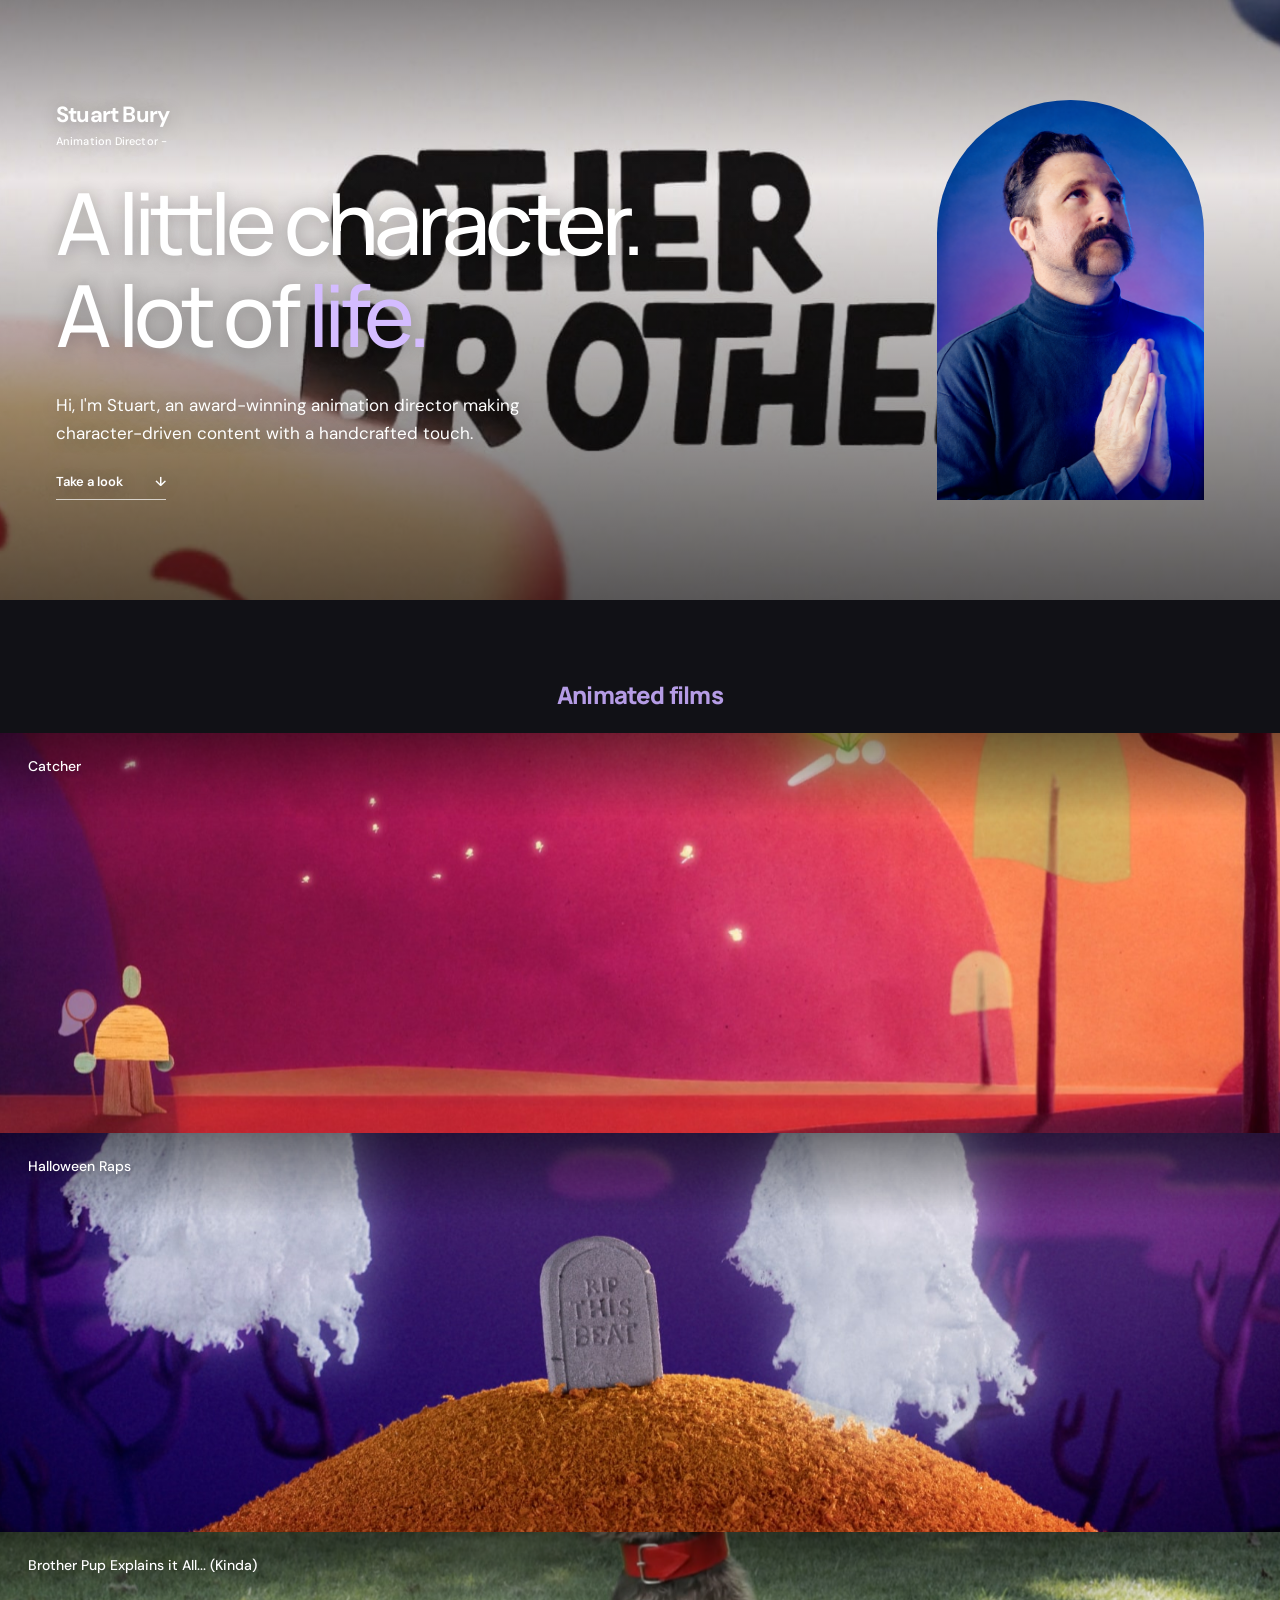
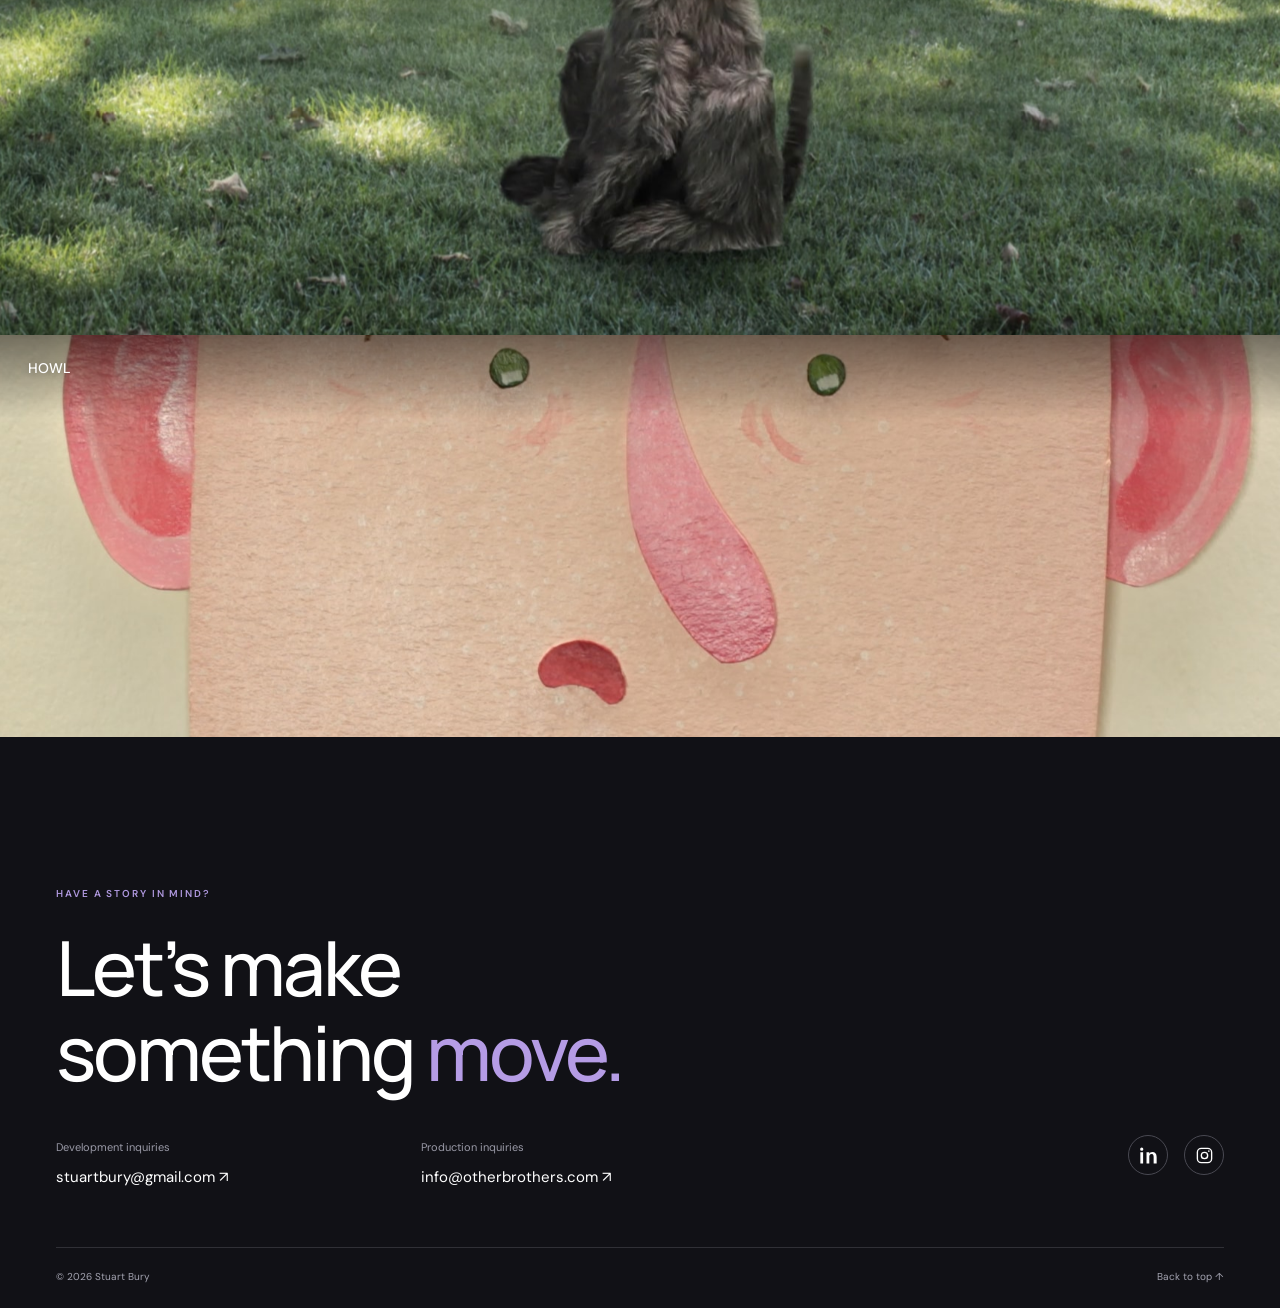
<file: index.html>
<!doctype html>
<html lang="en">
<head>
  <meta charset="UTF-8">
  <meta name="viewport" content="width=device-width, initial-scale=1">
  <meta name="description" content="Stuart Bury is an award-winning animation director specializing in stop-motion, 2D animation, and puppetry.">
  <meta name="theme-color" content="#1749aa">
  <title>Stuart Bury — Animation Director</title>
  <link rel="stylesheet" href="style.css?v=c0141fd31933">
</head>
<body>
  <a class="skip" href="#main">Skip to content</a>
  <main id="main">
    <section id="reel" class="reel-section wrap" aria-labelledby="reel-title">
      <h2 id="reel-title" class="visually-hidden">Reel</h2>
      <div class="still reel"><span class="thumbnail-window" style="--x:0;--y:235;--w:568;--h:259"><span class="image-region video-still" style="--x:0;--y:235;--w:568;--h:259"><img src="assets/reel-thumbnail.jpg" alt="Other Brother animation reel title card" width="1920" height="1080" decoding="async"></span></span></div>
    </section>
    <section id="about" class="intro wrap">
<figure class="portrait"><img src="assets/stuart-bury-new.png" alt="Stuart Bury in blue and purple light, looking upward with hands together" width="2336" height="3504"></figure>
<div class="intro-copy"><a class="wordmark" href="#" aria-label="Stuart Bury home">Stuart Bury<span class="director-title">Animation Director - <span class="specialty-window" aria-hidden="true"><span class="specialty-track"><span>STOP-MOTION</span><span>HANDDRAWN</span><span>PUPPETRY</span></span></span><span class="visually-hidden">Stop-motion, handdrawn, puppetry</span></span></a><h1>A little character.<br>A lot of <em>life.</em></h1><p class="bio">Hi, I'm Stuart, an award-winning animation director making character-driven content with a handcrafted touch.</p><a class="text-link" href="#work">Take a look <span aria-hidden="true">↓</span></a></div>
    </section>
    <section id="work" class="work wrap" aria-labelledby="work-title">
      <div class="section-heading"><h2 id="work-title">Animated films</h2></div>
      <div class="film-grid">
        <button class="still film" data-frame="one" data-title="Animated film 01" aria-label="View animated film 01 still"><span class="thumbnail-window" style="--x:22;--y:546;--w:262;--h:164"><span class="image-region video-still" style="--x:22;--y:546;--w:262;--h:164"><img src="assets/one-thumbnail.jpg" alt="A glowing creature in a richly colored handmade landscape" width="1920" height="1080" decoding="async" loading="lazy"></span></span><span class="film-caption">Catcher</span></button>
        <button class="still film" data-frame="two" data-title="Animated film 02" aria-label="View animated film 02 still"><span class="thumbnail-window" style="--x:289;--y:546;--w:263;--h:164"><span class="image-region video-still" style="--x:289;--y:546;--w:263;--h:164"><img src="assets/two-thumbnail.jpg" alt="A friendly ghost beneath a crescent moon in a purple night sky" width="1920" height="1080" decoding="async" loading="lazy"></span></span><span class="film-caption">Halloween Raps</span></button>
        <button class="still film" data-frame="three" data-title="Animated film 03" aria-label="View animated film 03 still"><span class="thumbnail-window" style="--x:22;--y:715;--w:262;--h:165"><span class="image-region video-still" style="--x:22;--y:715;--w:262;--h:165"><img src="assets/three-thumbnail.jpg" alt="A shaggy handmade dog puppet in a sunlit park" width="1920" height="1080" decoding="async" loading="lazy"></span></span><span class="film-caption">Brother Pup Explains it All... (Kinda)</span></button>
        <button class="still film" data-frame="four" data-title="Animated film 04" aria-label="View animated film 04 still"><span class="thumbnail-window" style="--x:289;--y:715;--w:263;--h:165"><span class="image-region video-still" style="--x:289;--y:715;--w:263;--h:165"><img src="assets/four-thumbnail.jpg" alt="A close-up of an expressive paper character with rosy cheeks" width="1920" height="1080" decoding="async" loading="lazy"></span></span><span class="film-caption">HOWL</span></button>
      </div>
    </section>
  </main>
  <footer id="contact"><div class="wrap"><p class="eyebrow">Have a story in mind?</p><h2>Let’s make<br>something <em>move.</em></h2><div class="contact-grid"><div><span>Development inquiries</span><a href="mailto:stuartbury@gmail.com">stuartbury@gmail.com ↗</a></div><div><span>Production inquiries</span><a href="mailto:info@otherbrothers.com">info@otherbrothers.com ↗</a></div></div><nav class="social-links" aria-label="Social profiles"><a href="https://www.linkedin.com/in/stuartbury" target="_blank" rel="noopener noreferrer" aria-label="Stuart Bury on LinkedIn"><svg viewBox="0 0 24 24" fill="currentColor" aria-hidden="true"><path d="M5.2 7.8H1.7V22h3.5V7.8ZM3.45 2a2.05 2.05 0 1 0 0 4.1 2.05 2.05 0 0 0 0-4.1ZM22.3 13.8c0-4.3-2.3-6.3-5.3-6.3-2.4 0-3.4 1.3-4 2.2V7.8H9.5V22H13v-7.9c0-2.1.4-4.1 3-4.1 2.5 0 2.5 2.4 2.5 4.2V22h3.8v-8.2Z"/></svg></a><a href="https://www.instagram.com/stuartbury" target="_blank" rel="noopener noreferrer" aria-label="Stuart Bury on Instagram"><svg viewBox="0 0 24 24" fill="none" stroke="currentColor" stroke-width="1.7" aria-hidden="true"><rect x="3" y="3" width="18" height="18" rx="5"/><circle cx="12" cy="12" r="4"/><circle cx="17.5" cy="6.5" r="1" fill="currentColor" stroke="none"/></svg></a></nav><div class="footer-bottom"><span>© 2026 Stuart Bury</span><a href="#">Back to top ↑</a></div></div></footer>
  <dialog aria-labelledby="dialog-title"><div class="dialog-header"><h2 id="dialog-title">Film preview</h2><button class="close" aria-label="Close preview">Close ×</button></div><div id="dialog-image"></div><p>Watch on Vimeo</p></dialog>
  <script src="script.js?v=e6087efd0cca"></script>
</body>
</html>
</file>
<file: style.css>
@import url('https://fonts.googleapis.com/css2?family=DM+Sans:wght@400;450;500;600;700&family=Manrope:wght@400;500;600;700;800&display=swap');
:root{--blue:#1749aa;--purple:#8d70c5;--ink:#131317;--muted:#6d6d77;--white:#fff;--line:#e7e7ed}*{box-sizing:border-box}html{scroll-behavior:smooth;scroll-padding-top:30px}body{margin:0;background:var(--white);color:var(--ink);font-family:'DM Sans',Arial,sans-serif;-webkit-font-smoothing:antialiased}a{color:inherit;text-decoration:none}button{font:inherit;color:inherit}button,a{-webkit-tap-highlight-color:transparent}a:focus-visible,button:focus-visible{outline:3px solid var(--purple);outline-offset:6px}.wrap{width:min(1200px,calc(100% - 112px));margin-inline:auto}.header{display:flex;align-items:center;justify-content:space-between;padding-block:35px}.wordmark{font-size:22px;font-weight:700;letter-spacing:-.8px}.wordmark span{display:block;font-size:11px;font-weight:500;letter-spacing:.1px;margin-top:4px;color:var(--blue)}nav{display:flex;gap:32px;font-size:13px;font-weight:500}nav a:hover,.text-link:hover{color:var(--purple)}.intro{display:grid;grid-template-columns:1fr 307px;align-items:center;gap:80px;padding-block:70px 95px}.eyebrow{text-transform:uppercase;font-size:10px;letter-spacing:1.9px;font-weight:600;color:var(--blue);margin:0 0 25px}h1,h2,p,figure{margin:0}h1,h2{font-family:'Manrope',Arial,sans-serif;font-weight:500}h1{font-size:clamp(55px,6.7vw,90px);line-height:1.07;letter-spacing:-5px}em{font-style:normal;color:var(--purple)}.bio{font-size:17px;line-height:1.65;max-width:490px;margin-top:30px}.text-link{display:inline-flex;gap:32px;align-items:center;font-size:13px;font-weight:600;margin-top:26px;border-bottom:1px solid var(--blue);padding-bottom:9px;color:var(--blue)}.portrait img{display:block;width:100%;height:auto}.portrait figcaption{font-size:10px;color:var(--muted);margin-top:15px;letter-spacing:.2px}.section-heading{display:flex;align-items:center;justify-content:space-between;margin-bottom:22px;gap:20px}.section-heading h2{font-size:24px;letter-spacing:-.8px}.section-heading>span{font-size:10px;letter-spacing:1px;text-transform:uppercase;color:var(--muted)}.still{border:0;padding:0;display:block;background:transparent;cursor:pointer;width:100%;text-align:left}.image-region{display:block;position:relative;overflow:hidden;aspect-ratio:var(--w)/var(--h);isolation:isolate;background:#edf0f7}.image-region img{position:absolute;max-width:none;width:calc(568 / var(--w) * 100%);height:auto;left:calc(var(--x) / var(--w) * -100%);top:calc(var(--y) / var(--h) * -100%);transition:filter .3s}.still:hover .image-region img{filter:brightness(1.07)}.reel{position:relative}.image-label{position:absolute;bottom:22px;left:24px;right:24px;display:flex;justify-content:space-between;color:white;font-size:12px;text-shadow:0 1px 8px #000}.work{padding-block:78px 85px}.dot{color:var(--purple)}.film-grid{display:grid;grid-template-columns:1fr 1fr;gap:32px 22px}.film-caption{display:flex;justify-content:space-between;margin-top:13px;font-size:12px}.film-caption>span:last-child{color:var(--muted)}.work-note{max-width:490px;font-size:14px;line-height:1.7;color:var(--muted);margin-top:45px}footer{background:#111116;color:#fff;padding-block:65px 25px}footer .eyebrow{color:#af98de}footer h2{font-size:clamp(46px,6vw,76px);line-height:1.12;letter-spacing:-3px}footer em{color:#b59cE5}.contact-grid{display:grid;grid-template-columns:1fr 1fr;gap:30px;max-width:700px;margin-top:45px}.contact-grid span{display:block;color:#9a9aa7;font-size:11px;margin-bottom:12px}.contact-grid a{font-size:15px}.contact-grid a:hover{color:#b59ce5}.footer-bottom{display:flex;justify-content:space-between;border-top:1px solid #303036;margin-top:60px;padding-top:22px;font-size:10px;color:#a4a4b1}.skip{position:fixed;top:-100px;padding:12px;background:white;z-index:10}.skip:focus{top:0}dialog{border:0;padding:24px;width:min(900px,92vw);max-height:90vh;overflow:auto}dialog::backdrop{background:#111116cc;backdrop-filter:blur(5px)}.dialog-header{display:flex;justify-content:space-between;align-items:center;gap:20px;margin-bottom:20px}.dialog-header h2{font-size:20px}.close{border:0;background:transparent;cursor:pointer;padding:8px;font-size:13px}dialog p{font-size:12px;color:var(--muted);margin-top:18px}
@media(min-width:1500px){.intro{gap:120px}}@media(max-width:800px){.wrap{width:calc(100% - 48px)}.header{padding-block:25px}nav{gap:20px}.intro{grid-template-columns:1fr 220px;gap:35px;padding-block:55px 65px}h1{font-size:55px;letter-spacing:-3px}.bio{font-size:15px}.work{padding-block:55px}.contact-grid{gap:25px}.contact-grid a{font-size:13px}}@media(max-width:600px){.wrap{width:calc(100% - 36px)}.wordmark{font-size:19px}nav{gap:15px;font-size:12px}.intro{grid-template-columns:1fr;gap:38px;padding-top:43px}.intro-copy{order:1}.portrait{order:0;width:160px}.portrait figcaption{display:none}h1{font-size:56px;letter-spacing:-3.5px}.eyebrow{font-size:9px;margin-bottom:20px}.bio{margin-top:23px;max-width:360px}.section-heading{align-items:baseline;margin-bottom:16px}.section-heading h2{font-size:20px}.section-heading>span{font-size:8px;letter-spacing:.4px}.film-grid{grid-template-columns:1fr;gap:26px}.image-label{bottom:12px;left:14px;right:14px;font-size:10px}.work-note{font-size:13px;margin-top:30px}footer{padding-top:45px}footer h2{font-size:49px;letter-spacing:-2.5px}.contact-grid{grid-template-columns:1fr;gap:28px;margin-top:35px}.contact-grid a{font-size:15px}.footer-bottom{margin-top:42px}}@media(prefers-reduced-motion:reduce){html{scroll-behavior:auto}*{transition:none!important}}
#dialog-image iframe{display:block;width:100%;aspect-ratio:16/9;border:0;background:#111}dialog p a{color:var(--blue)}

/* Full-width, vertically stacked video thumbnails. */
.reel-section.wrap,.work.wrap{width:100%;max-width:none}
.reel-section>.section-heading,.work>.section-heading{width:min(1200px,calc(100% - 112px));margin-inline:auto}
.film-grid{grid-template-columns:minmax(0,1fr);gap:0}
.film{position:relative}
.film-caption{position:absolute;inset:auto 0 0;margin:0;padding:42px 28px 24px;color:white;background:linear-gradient(transparent,rgba(0,0,0,.45));pointer-events:none}
.film-caption>span:last-child{color:white}
.work-note{width:min(490px,calc(100% - 112px));margin-left:max(56px,calc((100% - 1200px)/2))}
@media(max-width:800px){.reel-section>.section-heading,.work>.section-heading{width:calc(100% - 48px)}.work-note{width:min(490px,calc(100% - 48px));margin-left:24px}}
@media(max-width:600px){.reel-section>.section-heading,.work>.section-heading{width:calc(100% - 36px)}.work-note{width:calc(100% - 36px);margin-left:18px}.film-caption{padding:32px 18px 16px}}

/* Half-height windows reveal a moving slice of each original thumbnail. */
.thumbnail-window{display:block;overflow:hidden;position:relative;aspect-ratio:calc(var(--w) / var(--h) * 2);isolation:isolate}
.thumbnail-window .image-region{width:100%;transform:translateY(calc(-25% + var(--parallax-shift,0px)));will-change:transform}
@media(prefers-reduced-motion:reduce){.thumbnail-window .image-region{transform:translateY(-25%);will-change:auto}}

/* Hover players sit inside the same cropped, full-bleed thumbnail windows. */
.hover-preview{position:absolute;inset:0;z-index:1;overflow:hidden;opacity:0;pointer-events:none;transition:opacity .25s ease;background:#111}
.hover-preview.is-playing{opacity:1}
.hover-preview iframe{position:absolute;left:0;top:-50%;width:100%;height:200%;border:0;pointer-events:none}
.film-caption{z-index:2}
@media(prefers-reduced-motion:reduce){.hover-preview{display:none}}

/* Keep the hover crossfade short so a buffered frame appears promptly. */
.hover-preview{transition:opacity .08s linear}

/* The reel starts at the top edge, beneath the transparent site header. */
.header{position:absolute;top:0;left:50%;transform:translateX(-50%);z-index:5;margin:0;color:#fff;text-shadow:0 1px 10px rgba(0,0,0,.45)}
.header .wordmark span{color:#fff}
.header nav a:hover{color:#d4c2f5}
.reel-section{position:relative;margin-top:0;scroll-margin-top:0}
.reel::after{content:"";position:absolute;inset:0 0 auto;height:min(150px,100%);background:linear-gradient(rgba(0,0,0,.62),transparent);pointer-events:none;z-index:1}
.reel .image-label{z-index:2}
.visually-hidden{position:absolute;width:1px;height:1px;padding:0;margin:-1px;overflow:hidden;clip-path:inset(50%);white-space:nowrap;border:0}
@media(max-width:600px){.header{padding-block:14px}.header .wordmark span{font-size:10px}.header nav{gap:12px}}

/* Silent, looping header reel; keep the still visible until playback begins. */
.reel-background{position:absolute;inset:0;overflow:hidden;opacity:0;pointer-events:none;transition:opacity .2s ease}
.reel-background.is-playing{opacity:1}
.reel-background iframe{position:absolute;top:50%;left:50%;width:100%;height:100%;min-height:56.25vw;transform:translate(-50%,-50%);border:0;pointer-events:none}

/* A full-screen reel sits behind both the navigation and introduction. */
#main{display:grid;grid-template-columns:minmax(0,1fr)}
#reel,#about{grid-area:1 / 1}
#work{grid-area:2 / 1}
#reel{height:100svh;min-height:640px;align-self:start}
.reel{height:100%}
.reel .thumbnail-window{height:100%;aspect-ratio:auto}
.reel .thumbnail-window>.image-region{position:absolute;width:max(100%,calc(100svh * 568 / 259));left:50%;top:50%;transform:translate(-50%,-50%);will-change:auto}
.reel-background iframe{width:100%;min-width:177.78svh;height:100%;min-height:56.25vw}
.reel::after{inset:0;height:100%;background:linear-gradient(180deg,rgba(0,0,0,.48),rgba(0,0,0,.08) 30%,rgba(0,0,0,.65) 100%)}
#about{position:relative;z-index:2;align-self:end;align-items:end;padding-block:130px 64px;color:white;pointer-events:none}
#about a{pointer-events:auto}
#about .eyebrow,#about .text-link,#about .portrait figcaption{color:white}
#about em{color:#d4bcff}
#about .text-link{border-color:rgba(255,255,255,.7)}
#about .intro-copy{text-shadow:0 2px 18px rgba(0,0,0,.3)}
#about .portrait figcaption{opacity:.8}
.reel .image-label{top:110px;bottom:auto;left:auto;right:max(56px,calc((100% - 1200px)/2));gap:32px;padding:12px 18px;border:1px solid rgba(255,255,255,.6);border-radius:30px;background:rgba(0,0,0,.18)}
@media(max-width:800px){#about{padding-bottom:40px}.reel .image-label{right:24px;top:95px}}
@media(max-width:600px){#reel{min-height:720px}#about{gap:22px;padding-block:145px 34px}#about .portrait{width:120px}#about h1{font-size:48px;letter-spacing:-2.8px}#about .bio{font-size:14px;line-height:1.6;margin-top:18px}#about .eyebrow{margin-bottom:15px}#about .text-link{margin-top:18px}.reel .image-label{right:18px;top:85px}.reel .thumbnail-window>.image-region{width:max(100%,calc(max(100svh,720px) * 568 / 259))}.reel-background iframe{min-width:max(177.78svh,1280px)}}

/* Let the introduction determine the hero height instead of adding empty viewport space. */
#reel{height:100%;min-height:0}
#about{align-self:start;padding-top:160px}
@media(max-width:800px){#about{padding-top:140px}}
@media(max-width:600px){#reel{min-height:0}#about{padding-top:145px}}

/* Native 1920px video stills replace the screenshot sprite crops. */
.image-region.video-still img{inset:0;width:100%;height:100%;object-fit:cover}

/* Expanded films play in place, at their full 16:9 frame. */
.film-section{position:relative;overflow:hidden}
.film[hidden],.inline-film-player[hidden]{display:none!important}
.inline-film-player{position:relative;aspect-ratio:16/9;background:#111}
.inline-film-player>iframe{position:absolute;inset:0;width:100%;height:100%;border:0}
.collapse-film{position:absolute;z-index:3;top:16px;right:18px;border:1px solid rgba(255,255,255,.55);border-radius:24px;background:rgba(0,0,0,.7);color:white;padding:10px 16px;cursor:pointer;font-size:12px}
@media(max-width:600px){.collapse-film{top:8px;right:8px;padding:8px 12px;font-size:11px}}

/* Arched portrait silhouette with a flat base. */
.portrait img{border-radius:50% 50% 0 0 / 33.333% 33.333% 0 0}

/* Center the introduction and portrait along the same horizontal line. */
#about{align-items:center}
.collapse-film{opacity:1;transition:opacity .12s ease}
.collapse-film.is-faded{opacity:0}
.collapse-film:focus-visible{opacity:1;transition:none}
@media(hover:none){.collapse-film.is-faded{opacity:1}}

.collapse-film{top:auto;bottom:16px;right:18px}
@media(max-width:600px){.collapse-film{top:auto;bottom:8px;right:8px}}

.collapse-film{bottom:46px}
@media(max-width:600px){.collapse-film{bottom:38px}}

.collapse-film{left:18px;right:auto}
@media(max-width:600px){.collapse-film{left:8px;right:auto}}

/* Close icon sits to the left of Vimeo's top-right share control. */
.collapse-film{top:16px;right:76px;bottom:auto;left:auto;width:48px;height:48px;display:grid;place-items:center;padding:12px;border:0;border-radius:8px;background:rgba(0,15,13,.92);color:#fff}
.collapse-film svg{display:block;width:100%;height:100%}
.collapse-film:hover{background:rgba(0,25,22,.98)}
@media(max-width:600px){.collapse-film{top:8px;right:64px;bottom:auto;left:auto;width:44px;height:44px;padding:11px}}

/* Match Vimeo's 40px share control, with a 15px gap to its left. */
.collapse-film{top:10px;right:65px;bottom:auto;left:auto;width:40px;height:40px;padding:9px;border-radius:5px}
@media(max-width:600px){.collapse-film{top:10px;right:65px;bottom:auto;left:auto;width:40px;height:40px;padding:9px}}

/* Stack the matching close control directly below Vimeo's share button. */
.collapse-film{top:60px;right:10px;bottom:auto;left:auto;width:40px;height:40px;padding:9px;border-radius:5px}
@media(max-width:600px){.collapse-film{top:60px;right:10px;bottom:auto;left:auto;width:40px;height:40px;padding:9px}}

/* Measured directly from Vimeo: 32px control, 18px icon, 4px radius. */
.collapse-film{top:50px;right:8px;bottom:auto;left:auto;width:32px;height:32px;min-width:32px;min-height:32px;padding:0;border:0;border-radius:4px;background:rgba(0,0,0,.9)}
.collapse-film svg{width:18px;height:18px}
@media(max-width:600px){.collapse-film{top:50px;right:8px;bottom:auto;left:auto;width:32px;height:32px;padding:0}}

/* Vimeo film titles sit in the upper-left corner of each thumbnail. */
.film-caption{inset:0 0 auto;display:block;padding:24px 28px 42px;background:linear-gradient(rgba(0,0,0,.48),transparent);font-size:14px;font-weight:500;text-shadow:0 1px 8px rgba(0,0,0,.35)}
@media(max-width:600px){.film-caption{padding:16px 18px 32px;font-size:12px}}

/* Footer profile links align with the contact row on larger screens. */
footer .wrap{position:relative}
.social-links{position:absolute;right:0;bottom:108px;display:flex;gap:16px;align-items:center}
.social-links a{display:grid;place-items:center;width:40px;height:40px;color:white;border:1px solid #494952;border-radius:50%;transition:color .15s,border-color .15s}
.social-links a:hover{color:#c8afff;border-color:#c8afff}
.social-links svg{display:block;width:19px;height:19px}
@media(max-width:800px){.social-links{position:static;margin-top:30px}}

/* Keep the close control visible alongside Vimeo's controls while hovered. */

.collapse-film:focus-visible{opacity:1!important}


/* Main navigation is centered beneath the portrait. */
.portrait nav{display:flex;justify-content:center;align-items:center;gap:26px;margin-top:22px;white-space:nowrap;font-size:13px;color:#fff;pointer-events:auto}
.portrait nav a:hover{color:#d4bcff}
@media(max-width:800px){.portrait nav{gap:18px;font-size:12px}}
@media(max-width:600px){#about .portrait{width:200px;justify-self:center}.portrait nav{gap:20px;margin-top:18px;font-size:12px}}

/* Balance the portrait and introduction around the reel's horizontal midpoint. */
#about{padding-block:100px;align-self:center}
.wordmark .director-title{display:flex;align-items:center;gap:5px;line-height:16px}
.wordmark .specialty-window{display:inline-block;position:relative;overflow:hidden;width:94px;height:16px;margin:0;line-height:16px;vertical-align:bottom}
.wordmark .specialty-track{position:relative;display:block;height:16px;margin:0}
.wordmark .specialty-track>span{position:absolute;inset:0;display:block;margin:0;line-height:16px;opacity:0;animation:specialty-drop 9s cubic-bezier(.25,.65,.3,1) infinite}
.wordmark .specialty-track>span:nth-child(2){animation-delay:-6s}
.wordmark .specialty-track>span:nth-child(3){animation-delay:-3s}
@keyframes specialty-drop{0%{transform:translateY(-100%);opacity:0}5%,28%{transform:translateY(0);opacity:1}33.333%,100%{transform:translateY(100%);opacity:0}}
@media(max-width:800px){#about{padding-block:100px}}
@media(max-width:600px){#about{padding-block:115px 70px}.wordmark .specialty-window{width:90px}}
@media(prefers-reduced-motion:reduce){.wordmark .specialty-track>span{animation:none;opacity:0}.wordmark .specialty-track>span:first-child{opacity:1;transform:none}}

/* Faster subtitle rotation: a new specialty every 1.5 seconds. */
.wordmark .specialty-track>span{animation-duration:4.5s}
.wordmark .specialty-track>span:nth-child(2){animation-delay:-3s}
.wordmark .specialty-track>span:nth-child(3){animation-delay:-1.5s}

/* Name and animated title now introduce the main copy block. */
.intro-copy>.wordmark{display:block;margin-bottom:28px;color:white;width:fit-content;pointer-events:auto}
.intro-copy .wordmark span{color:white}
@media(max-width:600px){.intro-copy>.wordmark{margin-bottom:24px}}

/* Match the portrait-plus-navigation height to the introduction copy. */
@media(min-width:601px){#about{align-items:start}#about .portrait{width:min(100%,var(--aligned-portrait-width,307px));justify-self:center;align-self:start}}
.wordmark .specialty-track>span{animation-name:specialty-push}
@keyframes specialty-push{0%,28%{transform:translateY(0);opacity:1}33.333%{transform:translateY(100%);opacity:1}33.334%,94.666%{transform:translateY(-100%);opacity:0}94.667%{transform:translateY(-100%);opacity:1}100%{transform:translateY(0);opacity:1}}
@media(prefers-reduced-motion:reduce){.wordmark .specialty-track>span{animation:none;opacity:0}.wordmark .specialty-track>span:first-child{opacity:1;transform:none}}

/* Phone layout: compact introduction, readable film previews, and touch spacing. */
@media(max-width:600px){
  .wrap{width:calc(100% - 40px)}
  #about{padding-block:40px 44px;gap:26px;align-items:start}
  #about .portrait{width:128px;justify-self:start}
  #about .intro-copy{min-width:0}
  .intro-copy>.wordmark{margin-bottom:23px;font-size:22px}
  .wordmark .director-title{font-size:11px}
  #about h1{font-size:clamp(37px,11.4vw,58px);line-height:1.08;letter-spacing:-2px}
  #about .bio{max-width:380px;font-size:15px;line-height:1.65;margin-top:23px}
  #about .text-link{min-height:44px;margin-top:17px;padding-block:10px;align-items:center}
  .work{padding-block:34px 0}
  .work>.section-heading{width:calc(100% - 40px);margin-bottom:20px}
  .section-heading h2{font-size:23px}
  .film .thumbnail-window{aspect-ratio:16/7}
  .film .thumbnail-window>.image-region{aspect-ratio:16/9;transform:translateY(calc(-11.111111% + var(--parallax-shift,0px)))}
  .film-caption{padding:14px 20px 32px;font-size:13px;line-height:1.45}
  .collapse-film::before{content:"";position:absolute;inset:-6px}
  footer{padding-block:40px 24px}
  footer h2{font-size:clamp(36px,10.5vw,55px);letter-spacing:-1.8px}
  .contact-grid{margin-top:30px;gap:24px;min-width:0}
  .contact-grid a{display:inline-block;font-size:14px;line-height:1.6;overflow-wrap:anywhere}
  .contact-grid span{margin-bottom:6px}
  .social-links{margin-top:26px;gap:14px}
  .social-links a{width:44px;height:44px}
  .footer-bottom{margin-top:30px;align-items:center;gap:15px}
  .footer-bottom a{display:flex;align-items:center;min-height:44px}
  dialog{width:calc(100vw - 24px);max-height:90svh;padding:12px}
  .dialog-header h2{font-size:16px}
  .close{min-height:44px}
}
@media(max-width:360px){#about .portrait{width:112px}#about{padding-top:30px}.wordmark .director-title{font-size:10px}}
@media(max-width:600px) and (prefers-reduced-motion:reduce){.film .thumbnail-window>.image-region{transform:translateY(-11.111111%)}}

@media(max-width:600px){#about .portrait{justify-self:end}}

/* Mobile identity mirrors the portrait across the top of the hero. */
@media(max-width:600px){
  #about{--mobile-portrait-width:128px}
  #about .portrait{width:var(--mobile-portrait-width)}
  .intro-copy>.wordmark{position:absolute;top:40px;left:0;margin:0;max-width:calc(100% - var(--mobile-portrait-width) - 16px);font-size:22px}
  .intro-copy .wordmark .director-title{display:block;margin-top:6px;line-height:16px;font-size:11px}
  .intro-copy .wordmark .specialty-window{display:block;margin-top:2px}
}
@media(max-width:360px){#about{--mobile-portrait-width:112px}.intro-copy>.wordmark{top:30px;font-size:20px}}

/* Keep desktop columns stable while mobile copy flows beside the portrait. */
@media(min-width:601px){#about .intro-copy{grid-column:1;grid-row:1}#about .portrait{grid-column:2;grid-row:1}}
@media(max-width:600px){
  #about{display:flow-root}
  #about .portrait{float:right;width:var(--mobile-portrait-width);margin:0 0 24px 18px}
  #about .intro-copy{display:block}
  .intro-copy>.wordmark{position:static;max-width:none;margin:0 0 26px;font-size:22px}
  .intro-copy .wordmark .director-title{display:flex;flex-wrap:nowrap;white-space:nowrap;gap:4px;margin-top:6px;font-size:clamp(8.5px,2.25vw,11px);line-height:16px}
  .intro-copy .wordmark .specialty-window{display:inline-block;flex:0 0 78px;width:78px;margin:0}
  #about h1{font-size:clamp(32px,10.8vw,55px);letter-spacing:-1.7px;line-height:1.12}
  #about .bio{margin-top:24px}
}
@media(max-width:360px){#about{--mobile-portrait-width:96px}.intro-copy>.wordmark{font-size:20px}}

/* The background reel is decorative rather than a click-to-play target. */
.reel{cursor:default}
@media(max-width:600px){
  #about{display:grid;grid-template-columns:minmax(0,1fr) var(--mobile-portrait-width);column-gap:18px;row-gap:26px;align-items:center}
  #about .intro-copy{display:contents}
  .intro-copy>.wordmark{grid-column:1 / -1;grid-row:1;margin:0}
  #about .portrait{grid-column:2;grid-row:2;float:none;margin:0;align-self:center;justify-self:end}
  #about h1{grid-column:1;grid-row:2;font-size:clamp(30px,8.8vw,45px);letter-spacing:-1.3px;align-self:center}
  #about .bio{grid-column:1 / -1;grid-row:3;margin:0;max-width:100%}
  #about .text-link{grid-column:1 / -1;grid-row:4;justify-self:start;margin:0}
}

/* Purple section title on a black heading band. */
#work{background:#000}
#work>.section-heading h2,#work>.section-heading .dot{color:#b59ce5}

#work>.section-heading{justify-content:center;text-align:center}
#work>.section-heading h2{font-weight:800}

/* Use the footer charcoal consistently across dark page surfaces. */
:root{--dark-surface:#111116}
#work,footer,.inline-film-player,.hover-preview,#dialog-image iframe{background:var(--dark-surface)}
.collapse-film,.collapse-film:hover{background:var(--dark-surface)}
</file>
